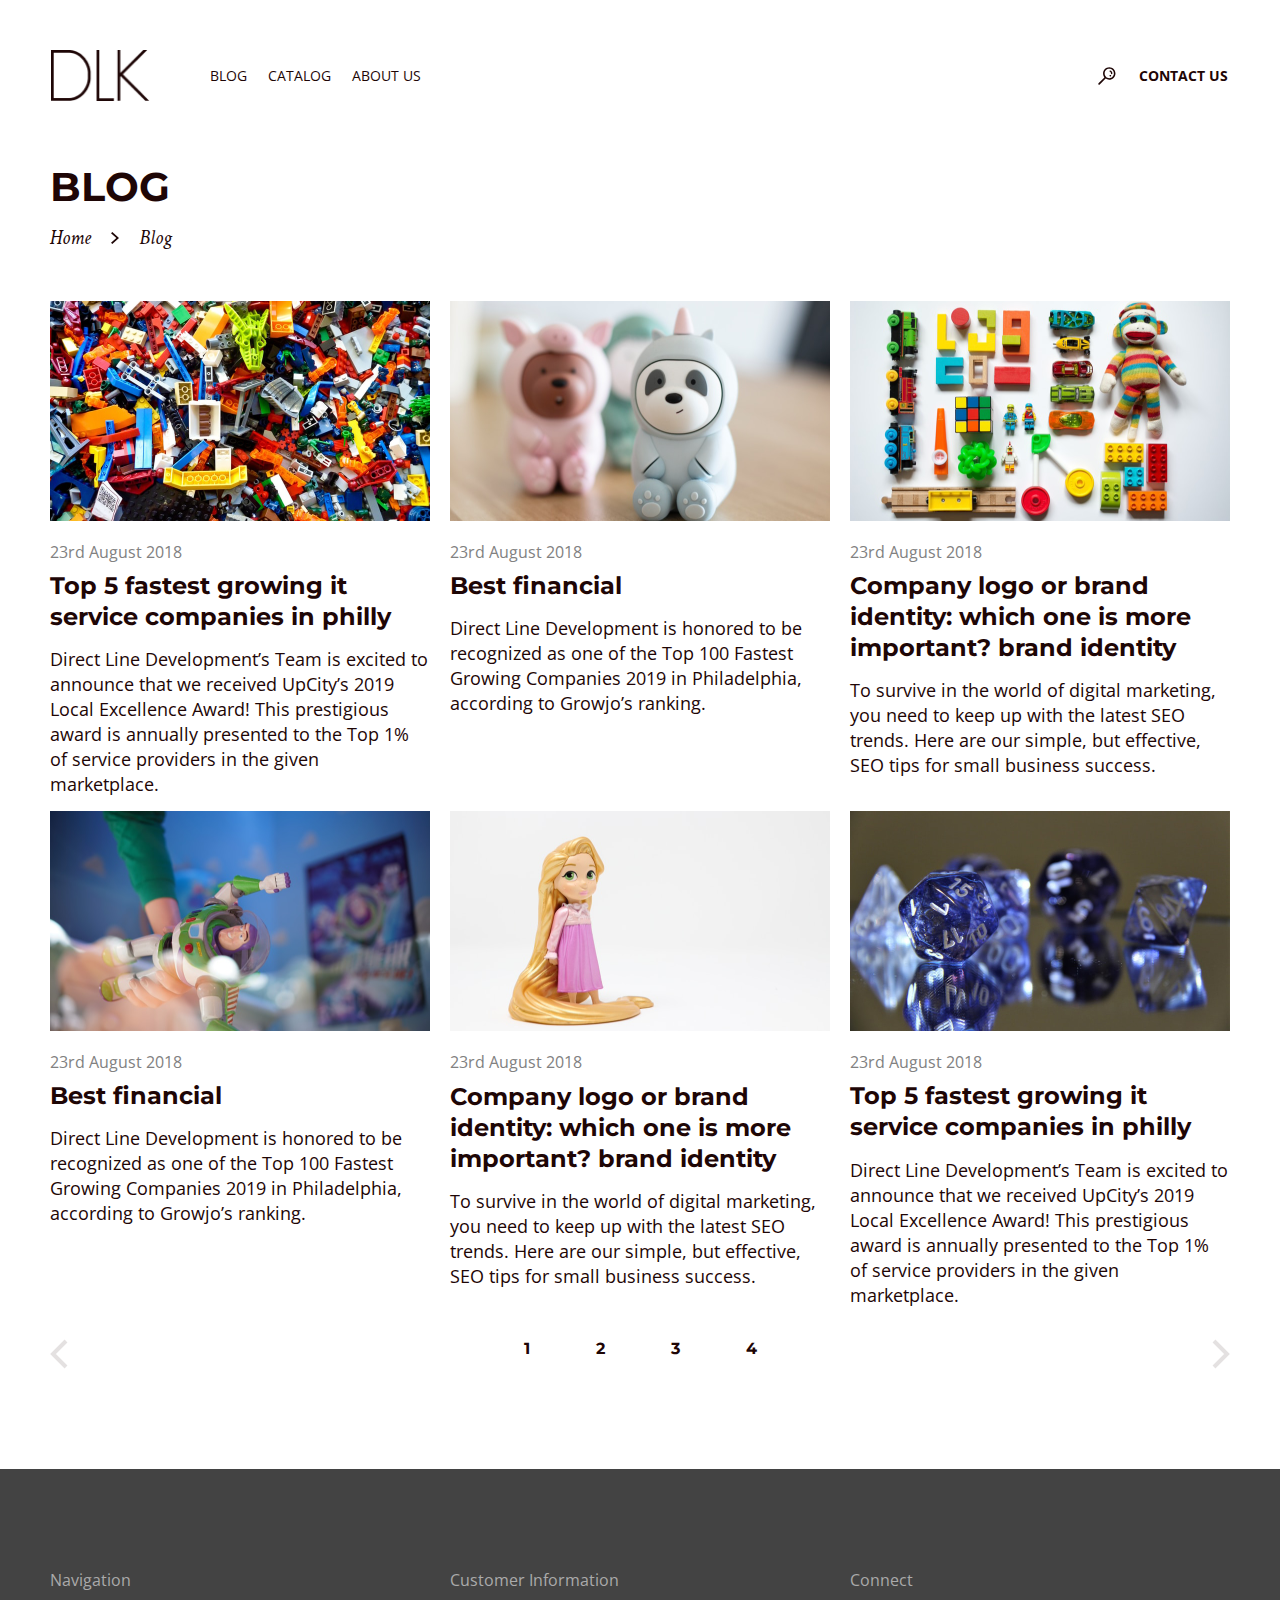
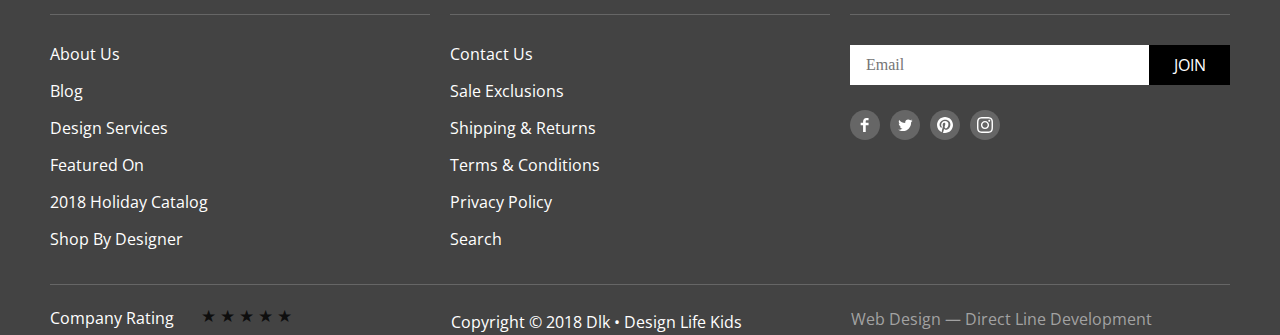
<file: html/blog.html>
<!DOCTYPE html>
<html lang="en">
    
<head>
    <meta charset="UTF-8">
    <meta http-equiv="X-UA-Compatible" content="IE=edge">
    <meta name="viewport" content="width=device-width, initial-scale=1.0">
    <link rel="preconnect" href="https://fonts.googleapis.com">
    <link rel="preconnect" href="https://fonts.gstatic.com" crossorigin>
    <link href="https://fonts.googleapis.com/css2?family=Archivo:wght@700&family=Crimson+Text:ital,wght@1,700&family=Lato:wght@700&family=Montserrat:wght@200;300;600;700&family=Open+Sans:wght@400;700&family=Roboto&display=swap" rel="stylesheet">
    <link rel="stylesheet" href="/css/normalise.css">
    <link rel="stylesheet" href="/css/common.css">
    <link rel="stylesheet" href="/css/style.css">
    <link rel="stylesheet" href="/css/catalog.css">
    <link rel="stylesheet" href="/css/toys.css">
    <link rel="stylesheet" href="/css/blog.css">
    <title>Blog</title>
</head>
<body>
    <header class="header">
        <div class="container header">
            <a href="#" class="header__logo">
                <div class="header__logo-img">
                    <a href="/html/index.html"><img src="/img/DLK.png" alt=""></a>
                </div>
               </a>
                <ul class="header__list">
                    <li><a href="/html/blog.html" class="header__list-item">BLOG</a></li>
                    <li><a href="/html/catalog.html" class="header__list-item">CATALOG</a></li>
                    <li><a href="/html/toys.html" class="header__list-item">ABOUT US</a></li>
                   </ul>
                <ul class="header__contact">
                    <li><img class="header__contact-img" src="/icon/search.svg" alt=""></li>
                    <li><a href="/html/contactus.html" class="header__text">CONTACT US</a></li>
                   </ul>
        </div>
    </header>
    <main>
        <section class="blog">
            <div class="container">
                <h1 class="blog__title">Blog</h1>
                    <ul class="blog__home">
                        <li class="blog__home-it">Home</li>
                        <li><img class="arrow__blog" src="/icon/arowblack.svg" alt=""></li>
                        <li class="blog__home-item">Blog</li>
                    </ul>                
            </div>
        </section>
        <section class="titles">
            <div class="container">
                <div class="titles__wrapper">
                    <ul class="des">
                        <li class="titles__des"><img class="titles__des__img" src="/img/lego.png" alt="">
                            <p class="des__date">23rd August 2018</p>
                            <h2 class="des__title">Top 5 fastest growing it service companies in philly</h2>
                            <p class="des__text">Direct Line Development’s Team is excited to announce that we received UpCity’s 2019 Local Excellence Award! This prestigious award is annually presented to the Top 1% of service providers in the given marketplace.</p></li>
                            <li class="panda"><img class="titles__panda__img" src="/img/bear.png" alt="">
                                <p class="panda__date">23rd August 2018</p>
                                <h2 class="panda__title">Best financial</h2>
                                <p class="panda__text">Direct Line Development is honored to be recognized as one of the Top 100 Fastest Growing Companies 2019 in Philadelphia, according to Growjo’s ranking.</p></li>
                            <li class="monkey"><img class="titles__monkey_img" src="/img/lego2.png" alt="">
                                <p class="monkey__date">23rd August 2018</p>
                                <h2 class="monkey__title">Company logo or brand identity: which one is more important? brand identity</h2>
                                <p class="monkey__text">To survive in the world of digital marketing, you need to keep up with the latest SEO trends. Here are our simple, but effective, SEO tips for small business success.</p></li>
                            <li class="baz"><img class="titles__monkey_img" src="/img/Lightyear.png" alt="">
                                <p class="baz__date">23rd August 2018</p>
                                <h2 class="baz__title">Best financial</h2>
                                <p class="baz__text">Direct Line Development is honored to be recognized as one of the Top 100 Fastest Growing Companies 2019 in Philadelphia, according to Growjo’s ranking.</p></li>
                            <li class="prinesse"><img class="titles__prinesse_img" src="/img/rapuncel.png" alt="">
                                <p class="prinesse__date">23rd August 2018</p>
                                <h2 class="prinesse__title">Company logo or brand identity: which one is more important? brand identity</h2>
                                <p class="prinesse__text">To survive in the world of digital marketing, you need to keep up with the latest SEO trends. Here are our simple, but effective, SEO tips for small business success.</p></li>
                            <li class="cubes"><img class="titles__cubes_img" src="/img/numbers.png" alt="">
                                <p class="cubes__date">23rd August 2018</p>
                                <h2 class="cubes__title">Top 5 fastest growing it service companies in philly</h2>
                                <p class="cubes__text">Direct Line Development’s Team is excited to announce that we received UpCity’s 2019 Local Excellence Award! This prestigious award is annually presented to the Top 1% of service providers in the given marketplace.</p></li>
                    </ul>
                </div>
            </div>
        </section>
        <div class="slider">
            <div class="container">
                <div class="slider__wrapper">
                    <img class="slider__img__left" src="/icon/arowleft.svg" alt="">
                <ul class="slider__list">
                    <li class="slider__list-item">1</li>
                    <li class="slider__list-item">2</li>
                    <li class="slider__list-item">3</li>
                    <li class="slider__list-item">4</li>
                </ul>
                <img class="slider__img__rigth" src="/icon/arowright.svg" alt="">
                </div>
            </div>
        </div>
    </main>

    <footer class="footer">
        <div class="container">
            <div class="footer__aside">
                <div class="navigation">
                    <p class="navigation__text">Navigation</p>
                    <div class="navigation__line"></div>
                        <ul class="footer__info">
                            <li class="footer__info-item">About Us</li>
                            <li class="footer__info-item">Blog</li>
                            <li class="footer__info-item">Design Services</li>
                            <li class="footer__info-item">Featured On</li>
                            <li class="footer__info-item">2018 Holiday Catalog</li>
                            <li class="footer__info-item">Shop By Designer</li>
                        </ul>
                </div>
                <div class="customer">
                    <div class="customer__text">Customer Information</div>
                    <div class="customer__line"></div>
                        <ul class="footer__customer">
                            <li class="footer__customer-item">Contact Us</li>
                            <li class="footer__customer-item">Sale Exclusions</li>
                            <li class="footer__customer-item">Shipping & Returns</li>
                            <li class="footer__customer-item">Terms & Conditions</li>
                            <li class="footer__customer-item">Privacy Policy</li>
                            <li class="footer__customer-item">Search</li>
                        </ul>
                </div>
                <div class="connect__footer">
                    <form action="#" method="POST" class="form__elements"></form>
                        <div class="connect">
                            <div class="connect__text">Connect</div>
                            <div class="connect__line"></div>
                            <div class="footer__mail">
                                <input class="footer__input" type="text" placeholder="Email">
                                <button class="footer__button">Join</button>
                            </div>
                                <ul class="footer__links">
                                    <li class="footer__img-item"><img src="/icon/Facebook.svg" alt=""></li>
                                    <li class="footer__img-item"><img src="/icon/Twitter.svg" alt=""></li>
                                    <li class="footer__img-item"><img src="/icon/Pinterest.svg" alt=""></li>
                                    <li class="footer__img-item"><img src="/icon/Instagram.svg" alt=""></li>
                                </ul>
                            </div>
                        </div>
                </div>
                <div class="line__footer"></div>
                <div class="footer__box">
                    <div class="company">
                        <p class="company__text">Company Rating</p>
                        <div class="rating-mini">
                            <div class="rating-area">
                                <input type="radio" id="star-5" name="rating" value="5">
                                <label for="star-5" title="Оценка «5»"></label>	
                                <input type="radio" id="star-4" name="rating" value="4">
                                <label for="star-4" title="Оценка «4»"></label>    
                                <input type="radio" id="star-3" name="rating" value="3">
                                <label for="star-3" title="Оценка «3»"></label>  
                                <input type="radio" id="star-2" name="rating" value="2">
                                <label for="star-2" title="Оценка «2»"></label>    
                                <input type="radio" id="star-1" name="rating" value="1">
                                <label for="star-1" title="Оценка «1»"></label>
                            </div> 
                        </div>
                    </div>
                    <div class="footer__info-text">Copyright © 2018 Dlk • Design Life Kids</div>
                    <div class="footer__web__text">Web Design — Direct Line Development</div>
                </div>
            </div>
    </footer>
</body>
</html>
</file>
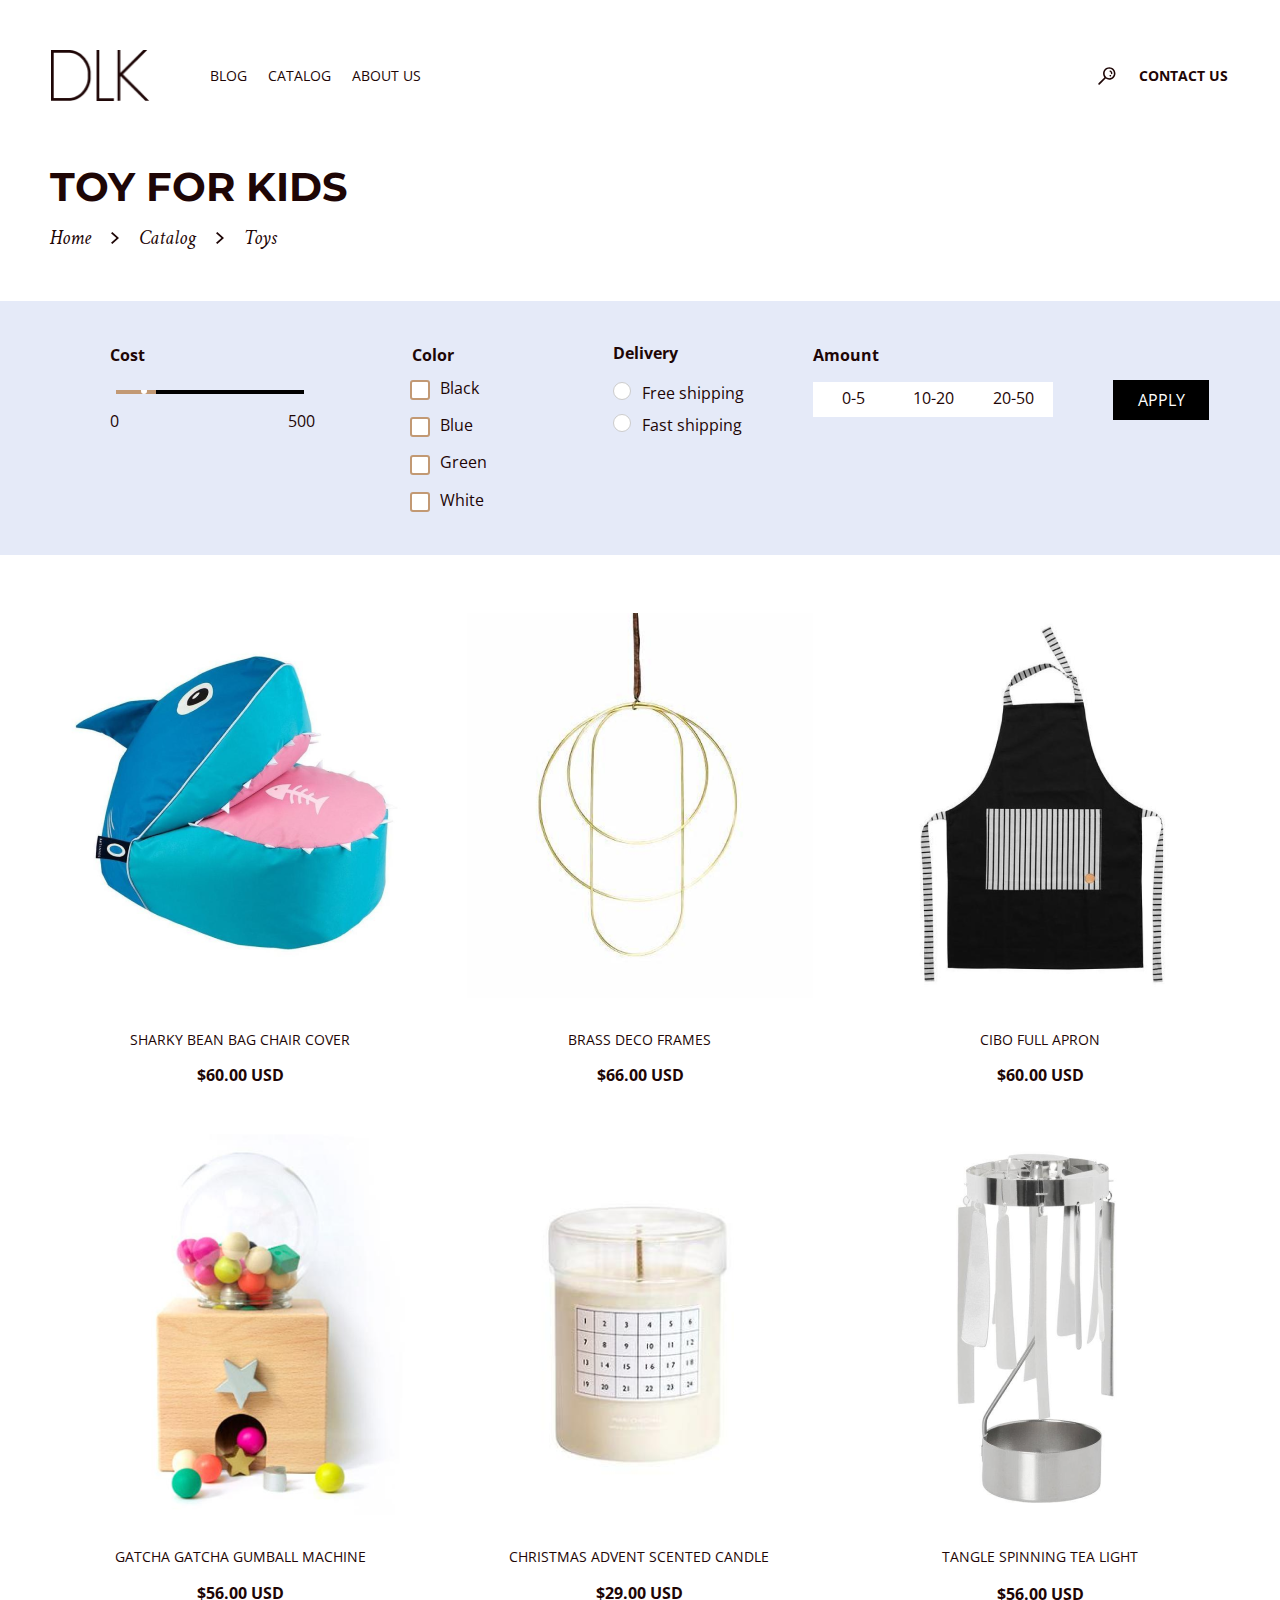
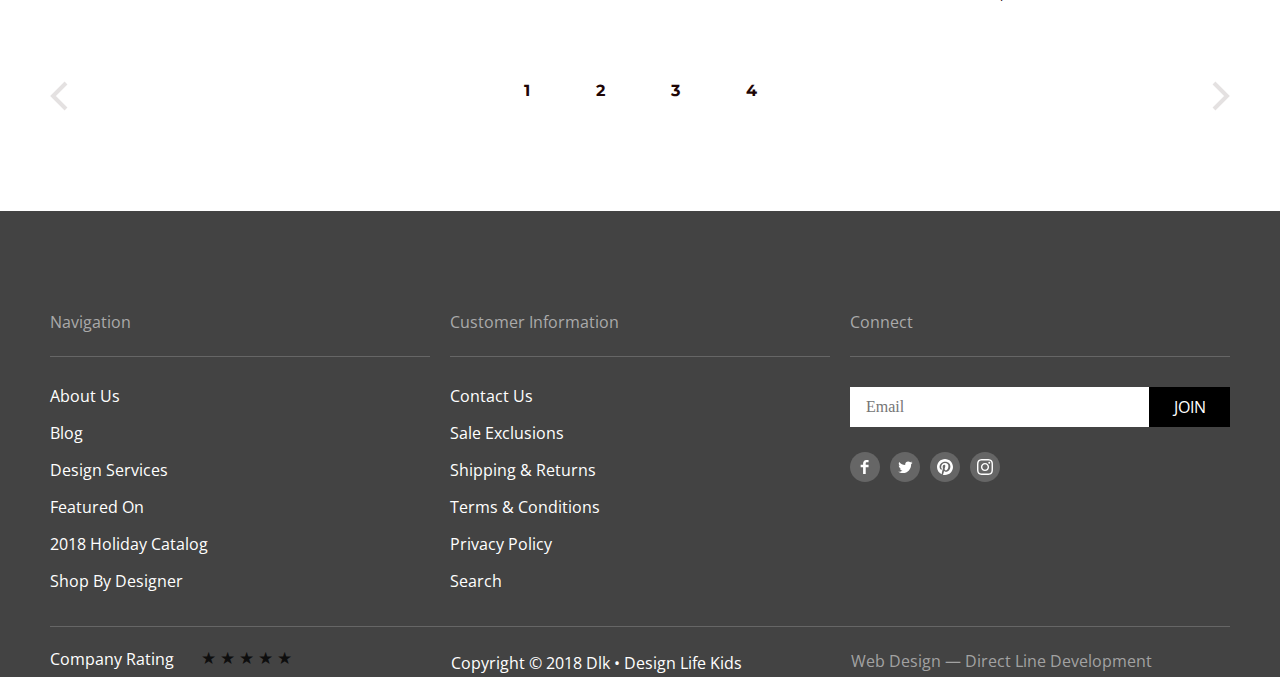
<file: html/toys.html>
<!DOCTYPE html>
<html lang="en">
    
<head>
    <meta charset="UTF-8">
    <meta http-equiv="X-UA-Compatible" content="IE=edge">
    <meta name="viewport" content="width=device-width, initial-scale=1.0">
    <link rel="preconnect" href="https://fonts.googleapis.com">
    <link rel="preconnect" href="https://fonts.gstatic.com" crossorigin>
    <link href="https://fonts.googleapis.com/css2?family=Archivo:wght@700&family=Crimson+Text:ital,wght@1,700&family=Lato:wght@700&family=Montserrat:wght@200;300;600;700&family=Open+Sans:wght@400;700&family=Roboto&display=swap" rel="stylesheet">
    <link rel="stylesheet" href="/css/normalise.css">
    <link rel="stylesheet" href="/css/common.css">
    <link rel="stylesheet" href="/css/style.css">
    <link rel="stylesheet" href="/css/catalog.css">
    <link rel="stylesheet" href="/css/toys.css">
    <link rel="stylesheet" href="/css/blog.css">
    <title>Toys</title>
</head>
<body>
    <header class="header">
        <div class="container header">
            <a href="#" class="header__logo">
                <div class="header__logo-img">
                    <a href="/html/index.html"> <img src="/img/DLK.png" alt=""></a>  
                </div>
               </a>
                <ul class="header__list">
                    <li><a href="/html/blog.html" class="header__list-item">BLOG</a></li>
                    <li><a href="/html/catalog.html" class="header__list-item">CATALOG</a></li>
                    <li><a href="/html/toys.html" class="header__list-item">ABOUT US</a></li>
                   </ul>
                <ul class="header__contact">
                    <li><img class="header__contact-img" src="/icon/search.svg" alt=""></li>
                    <li><a href="/html/contactus.html" class="header__text">CONTACT US</a></li>
                   </ul>
        </div>
    </header>
<main>
    <section class="toy">
        <div class="container">
            <h1 class="toy__title">Toy for kids</h1>
                <ul class="toy__home">
                    <li class="toy__home-item">Home</li>
                    <li><img class="arrow__home" src="/icon/arowblack.svg" alt=""></li>
                    <li class="toy__home-it">Catalog</li>
                    <li><img class="arrow__home" src="/icon/arowblack.svg" alt=""></li>
                    <li class="toy__home-ite">Toys</li>
                </ul>                
        </div>
    </section>
    <section class="filters">
        <div class="container">
            <div class="filters__navigations">
                <div class="cost">
                    <h2 class="filter__cost">Cost</h2>
                    <input class="range__input" type="range" min="0" max="500" value="50" name="range" step="1">
                    <div class="cost__items">
                        <p class="cost__item">0</p>
                        <p class="cost__item">500</p>
                    </div>
                </div>
                <div class="colouring">
                    <p class="colouring__text">Color</p>
                    <input type="checkbox" id="black" name="color">
                      <label class="colouring__item" for="black"><span class="checkmark">Black</span></label>
                      <input type="checkbox" id="blue" name="color">
                      <label class="colouring__item" for="blue"><span class="checkmark">Blue</span></label>
                      <input type="checkbox" id="green" name="color">
                      <label class="colouring__item" for="green"><span class="checkmark">Green</span></label>
                      <input type="checkbox" id="white" name="color">
                      <label class="colouring__item" for="white"><span class="checkmark">White</span></label>
                    </div>
                       <div class="filters__delivery">
                        <p class="filters__text">Delivery</p>
                        <div class="radio">
                            <input class="radio__input" name="free" type="radio" id="radio_1">
                            <label class="radio__label" for="radio_1"><span class="checkmark__radio">Free shipping</span></label>
                        </div> 
                        <div class="radio">
                            <input class="radio__input" name="free" type="radio" id="radio_2">
                            <label class="radio__label" for="radio_2"><span class="checkmark__radio">Fast shipping</span></label>
                        </div> 
                       </div>
                       <div class="amount">
                        <p class="amount__title">Amount</p>
                        <div class="amount__wrapper">
                            <div class="amount_radio">
                                <input id="radio__one" type="radio" name="radio" value="1">
                                <label for="radio__one"><span class="checkmark__amount">0-5</span></label>
                            </div>
                            <div class="amount_radio">
                                <input id="radio__two" type="radio" name="radio" value="2">
                                <label for="radio__two"><span class="checkmark__amount">10-20</span></label>
                            </div>
                            <div class="amount_radio">
                                <input id="radio__three" type="radio" name="radio" value="3">
                                <label for="radio__three"><span class="checkmark__amount">20-50</span></label>
                            </div>
                        </div>
                       </div>
                       <button type="submit" class="button amount__button amount__button--style">Apply</button>
            </div>
        </div>
    </section>
    <section class="catalog">
        <div class="container">
            <div class="catalog__wrap">
                <div class="catalog__shark">
                    <img src="/img/shark.png" alt="">
                    <h3 class="catalog__name__shark">SHARKY BEAN BAG CHAIR COVER</h3>
                    <p class="price__shark">$60.00 USD</p>
                </div>
                <div class="catalog__brass">
                    <img src="/img/ozirelye.png" alt="">
                    <p class="catalog__name__brass">BRASS DECO FRAMES</p>
                    <p class="price__brass">$66.00 USD</p>
                </div>
            <div class="catalog__cibo">
                <img src="/img/kitchen.png" alt="">
                <p class="catalog__name__cibo">CIBO FULL APRON</p>
                <p class="price__cibo">$60.00 USD</p>
            </div>
            <div class="catalog__machine">
                <img src="/img/figurky.png" alt="">
                <p class="catalog__name__machine">GATCHA GATCHA GUMBALL MACHINE</p>
                <p class="price__machine">$56.00 USD</p>
            </div>
            <div class="catalog__candle">
                <img src="/img/milkshake.png" alt="">
                <p class="catalog__name__candle">CHRISTMAS ADVENT SCENTED CANDLE</p>
                <p class="price__candle">$29.00 USD</p>
            </div>
            <div class="catalog__tangle">
                <img src="/img/tea_light.png" alt="">
                <p class="catalog__name__tangle">TANGLE SPINNING TEA LIGHT</p>
                <p class="price__tangle">$56.00 USD</p>
            </div>
            </div>
    </div>
    </section>
    <div class="slider">
        <div class="container">
            <div class="slider__wrapper">
                <img class="slider__img__left" src="/icon/arowleft.svg" alt="">
            <ul class="slider__list">
                <li class="slider__list-item">1</li>
                <li class="slider__list-item">2</li>
                <li class="slider__list-item">3</li>
                <li class="slider__list-item">4</li>
            </ul>
            <img class="slider__img__rigth" src="/icon/arowright.svg" alt="">
            </div>
        </div>
    </div>
</main>
<footer class="footer">
    <div class="container">
        <div class="footer__aside">
            <div class="navigation">
                <p class="navigation__text">Navigation</p>
                <div class="navigation__line"></div>
                    <ul class="footer__info">
                        <li class="footer__info-item">About Us</li>
                        <li class="footer__info-item">Blog</li>
                        <li class="footer__info-item">Design Services</li>
                        <li class="footer__info-item">Featured On</li>
                        <li class="footer__info-item">2018 Holiday Catalog</li>
                        <li class="footer__info-item">Shop By Designer</li>
                    </ul>
            </div>
            <div class="customer">
                <div class="customer__text">Customer Information</div>
                <div class="customer__line"></div>
                    <ul class="footer__customer">
                        <li class="footer__customer-item">Contact Us</li>
                        <li class="footer__customer-item">Sale Exclusions</li>
                        <li class="footer__customer-item">Shipping & Returns</li>
                        <li class="footer__customer-item">Terms & Conditions</li>
                        <li class="footer__customer-item">Privacy Policy</li>
                        <li class="footer__customer-item">Search</li>
                    </ul>
            </div>
            <div class="connect__footer">
                <form action="#" method="POST" class="form__elements"></form>
                    <div class="connect">
                        <div class="connect__text">Connect</div>
                        <div class="connect__line"></div>
                        <div class="footer__mail">
                            <input class="footer__input" type="text" placeholder="Email">
                            <button class="footer__button">Join</button>
                        </div>
                            <ul class="footer__links">
                                <li class="footer__img-item"><img src="/icon/Facebook.svg" alt=""></li>
                                <li class="footer__img-item"><img src="/icon/Twitter.svg" alt=""></li>
                                <li class="footer__img-item"><img src="/icon/Pinterest.svg" alt=""></li>
                                <li class="footer__img-item"><img src="/icon/Instagram.svg" alt=""></li>
                            </ul>
                        </div>
                    </div>
            </div>
            <div class="line__footer"></div>
            <div class="footer__box">
                <div class="company">
                    <p class="company__text">Company Rating</p>
                    <div class="rating-mini">
                        <div class="rating-area">
                            <input type="radio" id="star-5" name="rating" value="5">
                            <label for="star-5" title="Оценка «5»"></label>	
                            <input type="radio" id="star-4" name="rating" value="4">
                            <label for="star-4" title="Оценка «4»"></label>    
                            <input type="radio" id="star-3" name="rating" value="3">
                            <label for="star-3" title="Оценка «3»"></label>  
                            <input type="radio" id="star-2" name="rating" value="2">
                            <label for="star-2" title="Оценка «2»"></label>    
                            <input type="radio" id="star-1" name="rating" value="1">
                            <label for="star-1" title="Оценка «1»"></label>
                        </div> 
                    </div>
                </div>
                <div class="footer__info-text">Copyright © 2018 Dlk • Design Life Kids</div>
                <div class="footer__web__text">Web Design — Direct Line Development</div>
            </div>
        </div>
</footer>
</body>
</html>
</file>
<file: css/common.css>
* {
    box-sizing: border-box;
    margin: 0;
    padding: 0;
}

.header {
    display: flex;
    align-items: center;
    margin-top: 50px;
    margin-bottom: 40px;
}

.header__list {
    display: flex;
    margin-right: auto;
    font-family: 'Open Sans';
    font-style: normal;
    font-weight: 400;
    font-size: 14px;
    line-height: 19px;
}

.header__contact {
    display: flex;
    align-items: center;
}

.header__text {
    font-family: 'Open Sans';
    font-style: normal;
    font-weight: 700;
    font-size: 14px;
    line-height: 19px;
    margin-right: 2px;
}

.header__text:hover {
    opacity: 0.3;
}

.header__text:active {
    opacity: 0.2;
}

.header__list-item {
    margin-right: 21px;
    align-items: center;
}

.header__list-item:hover {
    opacity: 0.3;
}

.header__list-item:active {
    opacity: 0.2;
}

.header__list-item:nth-child(2) {
    margin-left: 9px;
    align-items: center;
}

.header__logo-img {
    width: 100.08px;
    height: 52px;
    margin-right: 60px;
}

.header__logo-img:hover {
    opacity: 0.3;
}

.header__logo-img:active {
    opacity: 0.2;
}



.header__contact-img {
    padding-right: 23.4px;
}

.header__contact-img:hover {
    opacity: 0.3;
}

.header__contact-img:active {
    opacity: 0.2;
}

img {
    display: block; 
    max-width: 100%;
}

a {
    text-decoration: none; 
    color: #1E0606;
}

.container {
    width: 1180px;
    margin: 0 auto;
}

li {
    list-style-type: none;
    margin: 0;
    padding: 0;
}


.button__btn {
    display: block;
    font-family: 'Open Sans';
    text-transform: uppercase;
    border: none;
    width: 163px;
    height: 40px;
    color: #FFFFFF;
    background: #000000;
    text-align: center;
    padding: 9px;
    cursor: pointer;
    margin-left: 44px;

}
</file>
<file: css/style.css>
.banner {
    margin-top: 40px;
    margin: 0 auto;
    width: 1180px;
    height: 372px;
    position: relative;
    background: #EEE4DB;
    margin-top: 129px;
}

.banner__wr {
    display: flex;
    flex-direction: column;
    font-family: 'Montserrat';
    font-style: normal;
    font-weight: 200;
    font-size: 60px;
    line-height: 73px;
    color: rgba(30, 6, 6, 0.05);
    margin-top: 17px;
    margin-left: 28px;
}

.handle {
    display: flex;
    flex-direction: column;
    padding-left: 2px;
}

.handle__item {
    width: 30px;
    height: 3px;
    background: #D6CAC2;
    margin-top: 11px;
}

.handle__item:hover {
    background: #725F5B;
}


.bunner__collection {
    font-family: 'Montserrat';
    font-style: normal;
    font-weight: 700;
    font-size: 40px;
    line-height: 110%;
    width: 307px;
    margin-left: 45px;
    margin-top: 89px;
    margin-bottom: 19px;
}

.banner__img {
    position: absolute;
    left: 448px;
    top: -115px;
}


.designed__text {
    font-family: 'Crimson Text';
    font-style: italic;
    font-weight: 400;
    font-size: 20px;
    line-height: 26px;
    margin-left: 44px;
    padding-bottom: 20px;
}

.banner__wrap {
    display: flex;
}

.banner__full {
    display: flex;
    flex-direction: column; 
}



.button__btn:hover {
    background: #C29974;
    color: #FFFFFF; 
    transition: 0.3s linear ;
}

.banner__title {
    font-family: 'Open Sans';
    font-style: normal;
    font-weight: 700;
    font-size: 12px;
    line-height: 16px;
    text-align: center;
    align-items: center;
    background: #C29974;
    padding: 11px;
    color: #FFFFFF; 
}

/**************************************************************************************** Каталог */


.catalog__title {
    font-family: 'Montserrat';
    font-style: normal;
    font-weight: 700;
    font-size: 38px;
    line-height: 46px;
    margin-top: 90px;
    margin-bottom: 30px;
}

.catalog__products {
    display: flex;
    justify-content: center;
    align-items: center;
}

.catalog__kids {
    display: flex;
    align-items: center;
    justify-content: center;
    position: relative;
    background: #DBE4DB;
    margin-right: 20px; 
    width: 280px;   
    height: 270px;
}

.kids__text {
    font-family: 'Montserrat';
    font-style: normal;
    font-weight: 700;
    font-size: 26px;
    line-height: 32px;
    text-align: center;
    text-transform: uppercase;
    position: absolute;
    width: 155px;
    color: #FFFFFF; 
}

.catalog__shop {
    display: flex;
    align-items: center;
    justify-content: center;
    position: relative;
    background: #EADDD3;
    margin-right: 20px; 
    width: 280px;   
    height: 270px;
}

.shop__text {
    font-family: 'Montserrat';
    font-style: normal;
    font-weight: 700;
    font-size: 26px;
    line-height: 32px;
    text-align: center;
    text-transform: uppercase;
    position: absolute;
    width: 155px;
    color: #FFFFFF;
}

.catalog__toys {
    display: flex;
    align-items: center;
    justify-content: center;
    position: relative;
    background: #F8F2DA;
    margin-right: 20px; 
    width: 280px;   
    height: 270px;
    margin-right: 20px;
}

.toys__text {
    font-family: 'Montserrat';
    font-style: normal;
    font-weight: 700;
    font-size: 26px;
    line-height: 32px;
    text-align: center;
    text-transform: uppercase;
    position: absolute;
    width: 155px;
    color: #FFFFFF;
}

.catalog__accessories {
    display: flex;
    align-items: center;
    justify-content: center;
    position: relative;
    background: #D5D4E1;
    margin-right: 20px; 
    width: 280px;   
    height: 270px;
    margin-right: -9px;
}

.accessories__text {
    font-family: 'Montserrat';
    font-style: normal;
    font-weight: 700;
    font-size: 26px;
    line-height: 32px;
    text-align: center;
    text-transform: uppercase;
    position: absolute;
    width: 155px;
    color: #FFFFFF;
    margin-right: 40px;
}

.arrows {
    display: flex;
    margin-top: 30px;
}

.catalog__slider {
    display: flex;
    flex-direction: row;
}

.button__slider__left {
    display: flex;
    align-items: center;
    justify-content: center;
    position: absolute;
    background: #D5D4E1;
    width: 37px;
    height: 37px;
    background: rgba(112, 187, 220, 0.2);
    border: none;
    margin-left: 42px;
}

.slider__left {
    position: relative;
    padding: 5px 10px;  
}

.button__slider__right {
    display: flex;
    align-items: center;
    justify-content: center;
    position: absolute;
    background: #D5D4E1;
    width: 37px;
    height: 37px;
    background: rgba(112, 187, 220, 0.2);
    border: none;
}

.slider__right {
    position: relative;
    padding: 5px 10px;  
}

.slider__text {
    font-family: 'Open Sans';
    font-style: normal;
    font-weight: 400;
    font-size: 16px;
    line-height: 22px;
    color: #1E0606;
    width: 580px;
    height: 44px;
    margin-left: 20px;
}



/******************************************************************* Деливери женщина ************************************************************************************************/

.delivery {
    margin-top: 90px;
}

.delivery__img {
    padding-right: 121px;
    width: 550px;
    height: 559px;
}

.delivery__text {
    font-family: 'Montserrat';
    font-style: normal;
    font-weight: 700;
    font-size: 38px;
    line-height: 46px;
    text-transform: uppercase;
    margin-bottom: 6px;
}

.delivery__list__item-del {
    display: flex;
    align-items: center;
    justify-content: center;
    font-family: 'Crimson Text';
    font-style: italic;
    font-weight: 700;
    font-size: 26px;
    line-height: 34px;
    color: #1E0606;
    padding-right: 119px
}

.delivery__style {
    position: relative;
    width: 326px;
    height: 55px;
    background: rgba(112, 187, 220, 0.2);
    margin-left: -61px;
    margin-bottom: 11px;
}

.delivery__list__item-gua {
    font-family: 'Crimson Text';
    font-style: italic;
    font-weight: 400;
    font-size: 26px;
    line-height: 34px;
    color: #1E0606;
    margin-bottom: 22px;
}

.delivery__list__item-cre {
    font-family: 'Crimson Text';
    font-style: italic;
    font-weight: 400;
    font-size: 26px;
    line-height: 34px;
    color: #1E0606;
    margin-bottom: 30px;
}

.delivery__title {
    font-family: 'Open Sans';
    font-style: normal;
    font-weight: 400;
    font-size: 16px;
    line-height: 22px;
    color: #1E0606;
    width: 480px;
    height: 66px;
    margin-bottom: 15px;
}

.delivery__title-second {
    font-family: 'Open Sans';
    font-style: normal;
    font-weight: 400;
    font-size: 16px;
    line-height: 22px;
    color: #1E0606;
    width: 480px;
    height: 88px;
    margin-bottom: 26px;
}


.delivery__info {
    display: flex;
}

.delivery__more {
    display: flex;
    flex-direction: column;
    width: 540px;
    height: 472px;
    margin-top: 30px;
}

.button__delivery {
    display: block;
    font-family: 'Open Sans';
    text-transform: uppercase;
    border: none;
    width: 149px;
    height: 40px;
    color: #FFFFFF;
    background: #000000;
    text-align: center;
    padding: 9px;
    cursor: pointer;
}

/* Брэнды */

.brands__flex {
    display: flex;
    justify-content: space-around;
    align-items: center;
    margin-top: 90px;
}

.mail {
    margin-right: 127px;
}

.apple {
    margin-right: 127px;
}

.eltex {
    margin-right: 127px;
}

/****************************************************************************************************** Информация и карта  */

.info {
    display: flex;
    margin-top: 118px;
}

.information {
    display: flex;
    margin-bottom: 157px;
}

.info__text {
    font-family: 'Montserrat';
    font-style: normal;
    font-weight: 700;
    font-size: 38px;
    line-height: 46px;
    text-transform: uppercase;
    color: #1E0606;
    position: absolute;
    left: 32px;
    bottom: 207px;
}

.info__design {
    font-family: 'Crimson Text';
    font-style: italic;
    font-weight: 400;
    font-size: 26px;
    line-height: 34px;
    color: #1E0606;
    margin-bottom: 10px;
    padding-top: 32px;
    padding-left: 33px;
}

.information__design {
    position: relative;
    background: #E1F0F7;
    width: 543px;
}

.info__title {
    font-family: 'Open Sans';
    font-style: normal;
    font-weight: 400;
    font-size: 16px;
    line-height: 22px;
    color: #1E0606;
    width: 483px;
    height: 67px;
    margin-bottom: 20px;
    margin-left: 33px;
}


.button__info {
    display: block;
    font-family: 'Open Sans';
    text-transform: uppercase;
    border: none;
    width: 123px;
    height: 40px;
    color: #FFFFFF;
    background: #000000;
    text-align: center;
    padding: 9px;
    cursor: pointer;
    margin-left: 33px;
}

.contacts__more {
    display: flex;
    flex-direction: column;
    width: 543px;
    height: 209px;
}

.info__contacts {
    display: flex;
    flex-direction: column;
    position: relative;
    margin-left: 57px;
    background: #E1F0F7;

}

.contact__text {
    position: absolute;
    font-family: 'Montserrat';
    font-style: normal;
    font-weight: 700;
    font-size: 38px;
    line-height: 46px;
    text-transform: uppercase;
    color: #1E0606;
    bottom: 207px;
    left: 32px;
}

.contacts__title {
    font-family: 'Open Sans';
    font-style: normal;
    font-weight: 400;
    font-size: 16px;
    line-height: 22px;
    color: #1E0606;
    width: 483px;
    height: 66px;
    margin-top: 38px;
    margin-bottom: 30px;
    margin-left: 35px;
}

.map {
    padding-left: 33px;
}

/*********************************************************************************************************** футер */

.footer {
    display: flex;
    align-items: center;
    margin-top: 100px;
    background: #434343;
}


.navigation {
    display: flex;
    flex-direction: column;
    margin-right: 20px;
    margin-top: 100px;
}

.navigation__text {
    font-family: 'Open Sans';
    font-style: normal;
    font-weight: 400;
    font-size: 16px;
    line-height: 22px;
    color: #AAAAAA;
    margin-bottom: 23px;
}

.navigation__text:hover {
    opacity: 0.3;
}

.navigation__text:active {
    opacity: 0.2;
}


.navigation__line {
    width: 380px;
    height: 1px;
    background: #666666;
}

.footer__info {
    font-family: 'Open Sans';
    font-style: normal;
    font-weight: 400;
    font-size: 16px;
    line-height: 22px;
    margin-top: 28px;
    color: #FFFFFF;
}

.footer__info-item {
    padding-bottom: 15px;
}

.footer__info-item:hover {
    opacity: 0.3;
}

.footer__info-item:active {
    opacity: 0.2;
}


.customer {
    display: flex;
    flex-direction: column;
    margin-top: 100px;
}

.customer__line {
    width: 380px;
    height: 1px;
    background: #666666;
    margin-right: 20px;
}

.footer__customer {
    font-family: 'Open Sans';
    font-style: normal;
    font-weight: 400;
    font-size: 16px;
    line-height: 22px;
    margin-top: 28px;
    color: #FFFFFF;
}

.footer__aside {
    display: flex;
}

.footer__customer-item {
    padding-bottom: 15px;
}

.footer__customer-item:hover {
    opacity: 0.3;
}

.footer__customer-item:active {
    opacity: 0.2;
}

.customer__text {
    font-family: 'Open Sans';
    font-style: normal;
    font-weight: 400;
    font-size: 16px;
    line-height: 22px;
    color: #AAAAAA;
    margin-bottom: 23px;
}

.customer__text:hover {
    opacity: 0.3;
}

.customer__text:active {
    opacity: 0.2;
}

.connect {
    display: flex;
    flex-direction: column;
}

.connect__text {
    font-family: 'Open Sans';
    font-style: normal;
    font-weight: 400;
    font-size: 16px;
    line-height: 22px;
    color: #AAAAAA;
    margin-bottom: 23px;
}

.connect__text:hover {
    opacity: 0.3;
}

.connect__text:active {
    opacity: 0.2;
}

.connect__line {
    width: 380px;
    height: 1px;
    background: #666666;
    margin-bottom: 25px;
}

.connect__footer {
    margin-right: 20px;
    margin-top: 100px;
}

.footer__mail {
    display: flex;
    margin-bottom: 25px;
    margin-top: 5px;
}


.footer__input {
    padding: 10px 18px 10px 16px;;
    width: 299px;
    border: none;
}


.footer__links {
    display: flex;
}

.footer__img-item {
    padding-right: 10px;
}

.footer__img-item:hover {
    opacity: 0.3;
}

.footer__img-item:active {
    opacity: 0.2;
}


.line__footer {
    width: 1180px;
    height: 1px;
    background: #666666;
    margin-bottom: 23px;
    margin-top: 19px;
}

.footer__box {
    display: flex;
}

.footer__button {
    display: block;
    font-family: 'Open Sans';
    text-transform: uppercase;
    border: none;
    width: 81px;
    height: 40px;
    color: #FFFFFF;
    background: #000000;
    text-align: center;
    padding: 9px;
    cursor: pointer;
}

.company {
    display: flex;
    align-items: center;
    justify-content: center;
    margin-top: -8px;
}

.company__text {
    font-family: 'Open Sans';
    font-style: normal;
    font-weight: 400;
    font-size: 16px;
    line-height: 22px;
    margin-right: 25px;
    color: #FFFFFF;
}


.footer__info-text {
    font-family: 'Open Sans';
    font-style: normal;
    font-weight: 400;
    font-size: 16px;
    line-height: 22px;
    display: flex;
    align-items: center;
    margin-right: 109px;
    color: #FFFFFF;
}

.footer__web__text {
    font-family: 'Open Sans';
    font-style: normal;
    font-weight: 400;
    font-size: 16px;
    line-height: 22px;
    color: #A2A2A2;
}

/*************************************************************************************************** РЕЙТИНГ */
        /* Rating */

        .rating {
            margin: 0 0 1em 0;
            padding: 0;
            border: none;
        }

        /* Caption */

        .rating__caption {
            margin-bottom: 0.5em;
            padding: 0;
        }

        /* Group */

        .rating__group {
            position: relative;
            width: 95px;
            height: 13px;
            background-image: url('../icon/staroff.svg');
            background-size: 2em 1.9em;
            background-repeat: repeat-x;
        }

        /* Input */

        .rating__input {
            position: absolute;
            width: 1px;
            height: 1px;
            overflow: hidden;
            clip: rect(0 0 0 0);
        }

        .rating__input:focus ~ .rating__focus {
            position: absolute;
            top: 0;
            right: 0;
            bottom: 0;
            left: 0;
            z-index: -1;
            outline: 0.2em solid #4a90e2;
            outline-offset: 0.2em;
        }

        /* Star */

        .rating__star {
            position: absolute;
            top: 0;
            left: 0;
            margin: 0;
            height: 2em;
            background-size: 2em 1.9em;
            background-repeat: repeat-x;
        }

        .rating__star:hover,
        .rating__input:checked + .rating__star {
            background-image: url('../icon/staron.svg');
        }

        .rating__star:hover ~ .rating__star {
            background-image: url('../icon/staroff.svg');
        }

        /* Options */

        .rating__star:nth-of-type(1) {
            z-index: 5;
            width: 2em;
        }

        .rating__star:nth-of-type(2) {
            z-index: 4;
            width: 4em;
        }

        .rating__star:nth-of-type(3) {
            z-index: 3;
            width: 6em;
        }

        .rating__star:nth-of-type(4) {
            z-index: 2;
            width: 8em;
        }

        .rating__star:nth-of-type(5) {
            z-index: 1;
            width: 10em;
        }
/* popup */

.section__form {
    background: rgba(125, 151, 218, 0.8);
   }
   
   .container__form {
    display: flex;
    justify-content: center;
   }
   
   .popup__form {
    display: none;
    position: absolute;
    top: 20%;
    left: 30%;
    width: 680px;
    padding: 40px 42px;
    background: #E5EAF8;
   }

   .open {
    display: block;
   }

   .popup-close {
    width: 35px;
    height: 35px;
    left: 700px;
    top: 0px;
    position: absolute;
    background: none;
    border: none;
    background-image: url(/img/close.png);
    background-repeat: no-repeat;
}

  /* .popup-close{
    width: 35px;
    height: 35px;
    left: 700px;
    top: 0px;
    position: absolute;
    background: none;
    border: none;
    background-image:url('/img/closse.jpg') ;
    background-repeat: no-repeat;
   }  */

   label {
    font-family: 'Open Sans';
    font-style: normal;
    font-weight: 400;
    font-size: 14px;
    line-height: 19px;
    
    /* Black */
    
    color: #1E0606;
   
    margin-bottom: 3px;
   }
   

   .name, .tel, .email, .mess {
    display: flex;
    flex-direction: column;
    margin-bottom: 20px;
    width: 100%;
   }

   .input-name {
    padding-top: 14px;
    padding-bottom: 11px;
   }
   
   .tel-email {
    display: flex;
    justify-content: space-between;
   }
   
   .tel {
    margin-right: 10px;
   }
   
   .email {
    margin-left: 10px;
   }
   
   .textarea-mess {
    height: 150px;
    font-family: 'Open Sans';
    font-style: normal;
    font-weight: 400;
    font-size: 18px;
    line-height: 25px;
    color: #1E0606;
   
    padding: 14px 0 11px 20px;
   }
   
   .check {
    margin-bottom: 15px;
   }

   
   .input__check {
    margin-right: 15px;
    border: 2px solid #C29974;
    border-radius: 3px;
   }
   
   .label-check {
    font-family: 'Open Sans';
    font-style: normal;
    font-weight: 400;
    font-size: 14px;
    line-height: 19px;
    color: #1E0606;
   }
   
   .button__form {
    background: #C1C1C1;
    display: block;
    font-family: 'Open Sans';
    text-transform: uppercase;
    border: none;
    color: #FFFFFF;
    text-align: center;
    padding: 9px 22px;
    cursor: pointer;
   }
   
   
   .button-close {
    background: rgba(125, 151, 218, 0.0);
    background-image: url('/icon/closex.svg');
    background-repeat: no-repeat;
    background-size: cover;
    border: none;
    width: 15px;
    height: 15px;
    margin-left: 10px;
   }
</file>
<file: css/catalog.css>
.category__title {
    font-family: 'Montserrat';
    font-style: normal;
    font-weight: 700;
    font-size: 40px;
    line-height: 49px;
    text-transform: uppercase;
    color: #1E0606;
    margin-top: 60px;
}

.category__home {
    display: flex;
    align-items: center;
    margin-top: -13px;
}

.category__home-item {
    font-family: 'Crimson Text';
    font-style: italic;
    font-weight: 400;
    font-size: 20px;
    line-height: 26px;
    color: #1E0606;
    margin-right: 20px;
}

.arrow__home {
    margin-right: 20px;
}

.category__home-it {
    font-family: 'Crimson Text';
    font-style: italic;
    font-weight: 400;
    font-size: 20px;
    line-height: 26px;
    color: #1E0606;
    text-transform: capitalize;
}

.category__home-it:hover {
    opacity: 0.5;
}

/*********************************************************************************************KATAKLOG */


.catalog__product {
    display: flex;
    flex-wrap: wrap;
    margin-top: 48px;
}

.catalog__accessories {
    display: flex;
    flex-wrap: wrap;
}

.catalog__kid {
    display: flex;
    align-items: center;
    justify-content: center;
    position: relative;
    background: #DBE4DB;
    margin-right: 20px; 
    width: 280px;   
    height: 270px;
}

.kid__text {
    font-family: 'Montserrat';
    font-style: normal;
    font-weight: 700;
    font-size: 26px;
    line-height: 32px;
    text-align: center;
    text-transform: uppercase;
    position: absolute;
    width: 155px;
    color: #FFFFFF; 
}

.catalog__sh {
    display: flex;
    align-items: center;
    justify-content: center;
    position: relative;
    background: #EADDD3;
    margin-right: 20px; 
    width: 280px;   
    height: 270px;
}

.sh__text {
    font-family: 'Montserrat';
    font-style: normal;
    font-weight: 700;
    font-size: 26px;
    line-height: 32px;
    text-align: center;
    text-transform: uppercase;
    position: absolute;
    width: 155px;
    color: #FFFFFF;
}

.catalog__toy {
    display: flex;
    align-items: center;
    justify-content: center;
    position: relative;
    background: #F8F2DA;
    margin-right: 20px;
    width: 280px;
    height: 270px;
    margin-right: 62px;
}

.toy__text {
    font-family: 'Montserrat';
    font-style: normal;
    font-weight: 700;
    font-size: 26px;
    line-height: 32px;
    text-align: center;
    text-transform: uppercase;
    position: absolute;
    width: 155px;
    color: #FFFFFF;
}

.catalog__access {
    display: flex;
    align-items: center;
    justify-content: center;
    position: relative;
    background: #D5D4E1;
    margin-right: 20px;
    width: 280px;
    height: 270px;
    margin-top: 25px;
    margin-left: 202px;
}

.access__text {
    font-family: 'Montserrat';
    font-style: normal;
    font-weight: 700;
    font-size: 26px;
    line-height: 32px;
    text-align: center;
    text-transform: uppercase;
    position: absolute;
    width: 155px;
    color: #FFFFFF;
    margin-right: 40px;
}

.catalog__bird {
    display: flex;
    align-items: center;
    justify-content: center;
    position: relative;
    background: #F3D0DB;
    margin-right: 20px;
    width: 280px;
    height: 270px;
    margin-top: 24px;
}

.bird__text {
    font-family: 'Montserrat';
    font-style: normal;
    font-weight: 700;
    font-size: 26px;
    line-height: 32px;
    text-align: center;
    text-transform: uppercase;
    position: absolute;
    width: 155px;
    color: #FFFFFF;
}

.rabbit__text {
    font-family: 'Montserrat';
    font-style: normal;
    font-weight: 700;
    font-size: 26px;
    line-height: 32px;
    text-align: center;
    text-transform: uppercase;
    position: absolute;
    padding-right: 9px;
    width: 155px;
    color: #FFFFFF;
}


.catalog__rabbit {
    display: flex;
    align-items: center;
    justify-content: center;
    position: relative;
    background: #E5EAF8;
    margin-right: 20px;
    width: 280px;
    height: 270px;
    margin-top: 24px;
    margin-right: 20px;
}

.product__title {
    font-family: 'Montserrat';
    font-style: normal;
    font-weight: 700;
    font-size: 38px;
    line-height: 46px;
    text-transform: uppercase;
    color: #1E0606;
    margin-top: 56px;
    margin-left: 201px;
}

/****************************************************************************************** PRODUCT */

.product__text {
    font-family: 'Open Sans';
    font-style: normal;
    font-weight: 400;
    font-size: 16px;
    line-height: 22px;
    width: 680px;
    height: 44px;
    color: #1E0606;
    margin-left: 201px;
    margin-top: 24px;
}

.product__desc {
    font-family: 'Open Sans';
    font-style: normal;
    font-weight: 400;
    font-size: 16px;
    line-height: 22px;
    width: 680px;
    height: 44px;
    color: #1E0606;
    margin-left: 201px;
    margin-top: 16px;
}

.product__slogan {
    font-family: 'Open Sans';
    font-style: normal;
    font-weight: 400;
    font-size: 16px;
    line-height: 22px;
    width: 680px;
    height: 66px;
    color: #1E0606;
    margin-left: 201px;
    margin-top: 15px;
    margin-bottom: 51px;
}
</file>
<file: css/toys.css>
.toy__title {
    font-family: 'Montserrat';
    font-style: normal;
    font-weight: 700;
    font-size: 40px;
    line-height: 49px;
    text-transform: uppercase;
    color: #1E0606;
    margin-top: 60px;
}

.toy__home {
    display: flex;
    align-items: center;
    margin-bottom: 50px;
    margin-top: -13px;
}

.toy__home-item {
    font-family: 'Crimson Text';
    font-style: italic;
    font-weight: 400;
    font-size: 20px;
    line-height: 26px;
    color: #1E0606;
    margin-right: 20px;
}

.toy__home-it {
    font-family: 'Crimson Text';
    font-style: italic;
    font-weight: 400;
    font-size: 20px;
    line-height: 26px;
    color: #1E0606;
    margin-right: 20px;
}

.toy__home-ite {
    font-family: 'Crimson Text';
    font-style: italic;
    font-weight: 400;
    font-size: 20px;
    line-height: 26px;
    color: #1E0606;
}

.toy__home-ite:hover {
    opacity: 0.5;

}

/********************************************************************************************* ПОЛЗУНОК И ЧЕКБОКСЫ */

.filters {
    background: rgba(125, 151, 218, 0.2);
    width: 1400px;
    height: 254px;
    margin: 0 auto;
}

.filters__navigations {
    display: flex;
}

.cost {
    display: flex;
    flex-direction: column;
    margin-right: 94px;
    margin-top: 43px;
}


.colouring {
    display: flex;
    flex-direction: column;
    display: flex;
    flex-direction: column;
    margin-left: -166px;
    margin-top: 43px;
}


.colouring__text {
    font-family: 'Open Sans';
    font-style: normal;
    font-weight: 700;
    font-size: 16px;
    line-height: 22px;
    color: #1E0606;
}


input[type="checkbox"] {
    display: none;
}

.colouring__item {
    padding-left: 17px;
    cursor: pointer;
    padding-top: 11px;
}

.colouring__item::before {
    content: '';
    display: inline-block;
    width: 16px;
    height: 16px;
    background: #FFFFFF;
    border: 2px solid #C29974;
    border-radius: 3px;
    vertical-align: middle;
    margin-left: -19px;
    margin-right: 10px;
}

input[type="checkbox"]:checked + .colouring__item::before {
    content: '';
    text-align: center;
    align-items: center;
    justify-content: center;
    background-image: url('../img/check.svg');
    background-repeat: no-repeat;
    background-size: 90%;
    padding-left: 0.3px;
}

.checkmark {
    font-family: 'Open Sans';
    font-style: normal;
    font-weight: 400;
    font-size: 16px;
    line-height: 22px;
    color: #1E0606;
}

/******************************************************************************************************** RADIO */


.checkmark__radio {
    font-family: 'Open Sans';
    font-style: normal;
    font-weight: 400;
    font-size: 16px;
    line-height: 22px;
    color: #1E0606;
    padding-left: 2px;
}

.filters__delivery {
    margin-right: 69px;
    margin-left: 126px;
    margin-top: 41px;
}

.filters__text {
    font-family: 'Open Sans';
    font-style: normal;
    font-weight: 700;
    font-size: 16px;
    line-height: 22px;
    color: #1E0606;
    margin-bottom: 18px;
}

.radio {
    position: relative;
    margin-top: 10px;
}
.radio__input {
    -webkit-appearance: none;
    appearance: none;
    position: absolute;
}

.radio__label {
    padding-left: 27px;
    font-size: 16px;
    color: #444;
    cursor: pointer;
}

.radio__label:before {
    content: "";
    display: block;
    width: 16px;
    height: 16px;
    border: 1px solid #ccc;
    background-color: #fff;
    border-radius: 50%;

    position: absolute;
    top: 0;
    left: 0;
    z-index: 1;
    transition: border .1s linear;
}

.radio__label:after {
    content: "";
    display: block;
    width: 12px;
    height: 12px;
    background-color:  #C29974;;
    border-radius: 50%;
    opacity: 0;

    position: absolute;
    top: 3px;
    left: 3px;
    z-index: 2;
    transition: opacity .1s linear;
}

.radio__input:checked + .radio__label::before {
    border-color: #C29974;

}

.radio__input:checked + .radio__label::after {
    opacity: 1;
    
}


 
/* Checked */

input[type=range]  {
    width: 188px;
    -webkit-appearance: none;
    -moz-appearance: none;
    appearance: none;
    outline: none;
    overflow: hidden;
    height: 4px;
    margin-top: 24px;
    margin-left: 6px;
  } 

input[type=range]::-webkit-slider-runnable-track {
    height: 4px;
    background-color: #000000;
  }

.range__input::-webkit-slider-thumb {
    /* background: #C29974; */
    border: 9px solid #C29974;
    cursor: pointer;
    background: #FFFFFF;
    width: 24px;
    height: 24px;
    border-radius: 38px;
    -webkit-appearance: none;
    margin-top: -11px;
    box-shadow: -200px  0 0 200px  #C29974;
  }

input[type=range]::-moz-range-track {
      height: 4px;
      background-color: #000000;
  }


input[type=range]::-moz-range-thumb { 
    background: #ecf0f1;
    cursor: pointer;
    height: 7px;
    border-radius: 0px;
    box-shadow: -200px  0px 0px 200px   #C29974;;
    padding: 0px;
    margin: 0px;
    z-index: 0;
  }

    
.filter__cost {
    font-family: 'Open Sans';
    font-style: normal;
    font-weight: 700;
    font-size: 16px;
    line-height: 22px;
    color: #1E0606;
}

.cost__item {
    font-family: 'Open Sans';
    font-style: normal;
    font-weight: 400;
    font-size: 16px;
    line-height: 22px;
    color: #1E0606;
    padding-right: 169px;
    padding-top: 16px;
  }

.cost__items {
    display: flex;
}


.form_radio input[type=radio]:checked + label:before {
	background: url('../img/radius.svg') 0 0 no-repeat;
    background-size: 90%;
    background-position-y: 1.6px;
    background-position-x: 1.6px;
    padding-right: 1px;
    margin-left: -4px;
}


.amount {
    display: flex;
    flex-direction: column;
}

.amount__wrapper {
    display: flex;
    margin-right: 60px;
}

.amount__title {
    font-family: 'Open Sans';
    font-style: normal;
    font-weight: 700;
    font-size: 16px;
    line-height: 22px;
    color: #1E0606;
    margin-top: 43px;
}

.amount__button {
    display: block;
    font-family: 'Open Sans';
    text-transform: uppercase;
    border: none;
    width: 96px;
    height: 40px;
    color: #FFFFFF;
    background: #000000;
    text-align: center;
    padding: 9px;
    cursor: pointer;
    margin-top: 79px;
}

.checkmark__amount {
    font-family: 'Open Sans';
    font-style: normal;
    font-weight: 400;
    font-size: 16px;
    line-height: 22px;
    color: #1E0606;
}

.amount_radio input[type=radio] {
	display: none;
}

.amount_radio label {
	display: inline-block;
    cursor: pointer;
    position: relative;
    padding-left: 25px;
    margin-right: 0;
    line-height: 18px;
    user-select: none;
    width: 80px;
    height: 35px;
    background: #FFFFFF;
    margin-top: 16px;
    text-align: center;
    padding-left: 1px;
    padding-top: 5px;
}

.amount_radio label:hover {
    background: #F3D0DB;
}








/***************************************************************************************************************** CATALOG */


.catalog {
    display: flex;
    margin-top: 58px;
}

.catalog__wrap {
    display: flex;
    flex-wrap: wrap;
}

.catalog__name__shark {
    font-family: 'Open Sans';
    font-style: normal;
    font-weight: 400;
    font-size: 14px;
    line-height: 19px;
    text-align: center;
    color: #1E0606;
    margin-top: 32px;
    margin-bottom: 15px;
}

.catalog__shark {
    margin-right: 20px; 
}

.price__shark {
    font-family: 'Open Sans';
    font-style: normal;
    font-weight: 700;
    font-size: 16px;
    line-height: 22px;
    text-align: center;
    color: #1E0606;
}

.catalog__name__brass {
    font-family: 'Open Sans';
    font-style: normal;
    font-weight: 400;
    font-size: 14px;
    line-height: 19px;
    text-align: center;
    color: #1E0606;
    margin-top: 32px;
    margin-left: -2px;
    margin-bottom: 15px;
}

.catalog__brass {
}

.price__brass {
    font-family: 'Open Sans';
    font-style: normal;
    font-weight: 700;
    font-size: 16px;
    line-height: 22px;
    text-align: center;
    color: #1E0606;
}

.catalog__cibo {
    margin-left: 20px;
}

.catalog__name__cibo {
    font-family: 'Open Sans';
    font-style: normal;
    font-weight: 400;
    font-size: 14px;
    line-height: 19px;
    text-align: center;
    color: #1E0606;
    margin-top: 32px;
    margin-bottom: 15px;
}

.price__cibo {
    font-family: 'Open Sans';
    font-style: normal;
    font-weight: 700;
    font-size: 16px;
    line-height: 22px;
    text-align: center;
    color: #1E0606;
}

.catalog__machine {
    margin-top: 46px;
}

.catalog__name__machine {
    font-family: 'Open Sans';
    font-style: normal;
    font-weight: 400;
    font-size: 14px;
    line-height: 19px;
    text-align: center;
    color: #1E0606;
    margin-top: 30px;
}

.price__machine {
    font-family: 'Open Sans';
    font-style: normal;
    font-weight: 700;
    font-size: 16px;
    line-height: 22px;
    text-align: center;
    color: #1E0606;
    margin-top: 16px;
}

.catalog__candle {
    margin-top: 47px;
    margin-left: 19px;
}

.catalog__name__candle {
    font-family: 'Open Sans';
    font-style: normal;
    font-weight: 400;
    font-size: 14px;
    line-height: 19px;
    text-align: center;
    color: #1E0606;
    margin-top: 29px;
}

.price__candle {
    font-family: 'Open Sans';
    font-style: normal;
    font-weight: 700;
    font-size: 16px;
    line-height: 22px;
    text-align: center;
    color: #1E0606;
    margin-top: 16px;
}

.catalog__tangle {
    margin-top: 50px;
    margin-left: 21px;
}

.catalog__name__tangle {
    font-family: 'Open Sans';
    font-style: normal;
    font-weight: 400;
    font-size: 14px;
    line-height: 19px;
    text-align: center;
    color: #1E0606;
    margin-top: 29px;
}

.price__tangle {
    font-family: 'Open Sans';
    font-style: normal;
    font-weight: 700;
    font-size: 16px;
    line-height: 22px;
    text-align: center;
    color: #1E0606;
    margin-top: 17px;
}


/**************************************************************************************************************** slader */

.slider__wrapper {
    display: flex;
    justify-content: space-between;
    margin-top: 76px;
    margin-bottom: 54px;
}

.slider__list {
    display: flex;
}

.slider__list-item {
    font-family: 'Montserrat';
    font-style: normal;
    font-weight: 700;
    font-size: 16px;
    line-height: 20px;
    text-transform: uppercase;
    color: #1E0606;
    padding-right: 33px;
    padding-left: 33px;
}

.slider__list-item:hover {
    text-transform: uppercase;
    color: #C29974;
}

.slider__img__rigth {

}



/***************************************************************************************************************** FOOTER */

.footer {
    display: flex;
    align-items: center;
    margin-top: 100px;
    background: #434343;
}



.navigation {
    display: flex;
    flex-direction: column;
    margin-right: 20px;
    margin-top: 100px;
}

.navigation__text {
    font-family: 'Open Sans';
    font-style: normal;
    font-weight: 400;
    font-size: 16px;
    line-height: 22px;
    color: #AAAAAA;
    margin-bottom: 23px;
}

.navigation__line {
    width: 380px;
    height: 1px;
    background: #666666;
}

.footer__info {
    font-family: 'Open Sans';
    font-style: normal;
    font-weight: 400;
    font-size: 16px;
    line-height: 22px;
    margin-top: 28px;
    color: #FFFFFF;
}

.footer__info-item {
    padding-bottom: 15px;
}

.customer {
    display: flex;
    flex-direction: column;
    margin-top: 100px;
}

.customer__line {
    width: 380px;
    height: 1px;
    background: #666666;
    margin-right: 20px;
}

.footer__customer {
    font-family: 'Open Sans';
    font-style: normal;
    font-weight: 400;
    font-size: 16px;
    line-height: 22px;
    margin-top: 28px;
    color: #FFFFFF;
}

.footer__aside {
    display: flex;
}

.footer__customer-item {
    padding-bottom: 15px;
}

.customer__text {
    font-family: 'Open Sans';
    font-style: normal;
    font-weight: 400;
    font-size: 16px;
    line-height: 22px;
    color: #AAAAAA;
    margin-bottom: 23px;
}

.connect {
    display: flex;
    flex-direction: column;
}

.connect__text {
    font-family: 'Open Sans';
    font-style: normal;
    font-weight: 400;
    font-size: 16px;
    line-height: 22px;
    color: #AAAAAA;
    margin-bottom: 23px;
}

.connect__line {
    width: 380px;
    height: 1px;
    background: #666666;
    margin-bottom: 25px;
}

.connect__footer {
    margin-right: 20px;
    margin-top: 100px;
}

.footer__mail {
    display: flex;
    margin-bottom: 25px;
    margin-top: 5px;
}


.footer__input {
    padding: 10px 18px 10px 16px;;
    width: 299px;
    border: none;
}

.footer__links {
    display: flex;
}

.footer__img-item {
    padding-right: 10px;
}

.line__footer {
    width: 1180px;
    height: 1px;
    background: #666666;
    margin-bottom: 23px;
    margin-top: 19px;
}

.footer__box {
    display: flex;
}

.footer__button {
    display: block;
    font-family: 'Open Sans';
    text-transform: uppercase;
    border: none;
    width: 81px;
    height: 40px;
    color: #FFFFFF;
    background: #000000;
    text-align: center;
    padding: 9px;
    cursor: pointer;
}

.company {
    display: flex;
    align-items: center;
    justify-content: center;
    margin-top: -8px;
}

.company__text {
    font-family: 'Open Sans';
    font-style: normal;
    font-weight: 400;
    font-size: 16px;
    line-height: 22px;
    margin-right: 25px;
    color: #FFFFFF;
}

.rating-mini {
    margin-right: 155px;
}

.footer__info-text {
    font-family: 'Open Sans';
    font-style: normal;
    font-weight: 400;
    font-size: 16px;
    line-height: 22px;
    display: flex;
    align-items: center;
    margin-right: 109px;
    color: #FFFFFF;
}

.footer__web__text {
    font-family: 'Open Sans';
    font-style: normal;
    font-weight: 400;
    font-size: 16px;
    line-height: 22px;
    color: #A2A2A2;
}

.rating-area {
	overflow: hidden;
	width: 97px;
	margin: 0 auto;
}
.rating-area:not(:checked) > input {
	display: none;
}
.rating-area:not(:checked) > label {
	float: right;
	width: 19px;
	padding: 0;
	cursor: pointer;
	font-size: 17px;
	line-height: 32px;
	color: #0E0E0E;;
}
.rating-area:not(:checked) > label:before {
	content: '★';
}
.rating-area > input:checked ~ label {
	color: #FFFFFF;;
}
.rating-area:not(:checked) > label:hover,
.rating-area:not(:checked) > label:hover ~ label {
	color: #FFFFFF;;
}
.rating-area > input:checked + label:hover,
.rating-area > input:checked + label:hover ~ label,
.rating-area > input:checked ~ label:hover,
.rating-area > input:checked ~ label:hover ~ label,
.rating-area > label:hover ~ input:checked ~ label {
	color: #FFFFFF;;
}
.rate-area > label:active {
	position: relative;
}
</file>
<file: css/blog.css>
.header__list-item {
    font-family: 'Open Sans';
    font-style: normal;
    font-weight: 400;
    font-size: 14px;
    line-height: 19.07px;
}

.blog__title {
    font-family: 'Montserrat';
    font-style: normal;
    font-weight: 700;
    font-size: 40px;
    line-height: 49px;
    text-transform: uppercase;
    color: #1E0606;
    margin-top: 60px;
    margin-bottom: 14px;
}

.titles {
    margin-bottom: -26px;
}

.blog__home {
    display: flex;
    align-items: center;
    margin-bottom: 50px;
}

.blog__home-it {
    font-family: 'Crimson Text';
    font-style: italic;
    font-weight: 400;
    font-size: 20px;
    line-height: 26px;
    color: #1E0606;
    margin-right: 20px;
}

.blog__home-item {
    font-family: 'Crimson Text';
    font-style: italic;
    font-weight: 400;
    font-size: 20px;
    line-height: 26px;
    color: #1E0606;
    margin-right: 20px;
}

.blog__home-item:hover {
    opacity: 0.5;
}

.arrow__blog {
    margin-right: 20px;
}

.des {
    display: flex; 
    flex-wrap: wrap;
}

.titles__des {
    margin-right: 20px;
}

.des__date {
    font-family: 'Open Sans';
    font-style: normal;
    font-weight: 400;
    font-size: 16px;
    line-height: 22px;
    color: #818181;
    margin-top: 20px;
}

.des__title {
    font-family: 'Montserrat';
    font-style: normal;
    font-weight: 700;
    font-size: 24px;
    line-height: 31px;
    color: #1E0606;
    margin-top: 7px;
    width: 380px;
    height: 62px;
}

.des__text {
    font-family: 'Open Sans';
    font-style: normal;
    font-weight: 400;
    font-size: 18px;
    line-height: 25px;
    color: #1E0606;
    margin-top: 15px;
    margin-bottom: 19px;
    width: 380px;
    height: 125px;
}


.panda__date {
    font-family: 'Open Sans';
    font-style: normal;
    font-weight: 400;
    font-size: 16px;
    line-height: 22px;
    color: #818181;
    margin-top: 20px;
    margin-bottom: 7px;
}

.panda__title {
    font-family: 'Montserrat';
    font-style: normal;
    font-weight: 700;
    font-size: 24px;
    line-height: 31px;
    color: #1E0606;
    margin-bottom: 15px;
}

.panda__text {
    font-family: 'Open Sans';
    font-style: normal;
    font-weight: 400;
    font-size: 18px;
    line-height: 25px;
    color: #1E0606;
    margin-top: 15px;
    width: 400px;
    height: 100px;
}

.monkey__date {
    font-family: 'Open Sans';
    font-style: normal;
    font-weight: 400;
    font-size: 16px;
    line-height: 22px;
    color: #818181;
    margin-top: 20px;
}

.monkey__title {
    font-family: 'Montserrat';
    font-style: normal;
    font-weight: 700;
    font-size: 24px;
    line-height: 31px;
    color: #1E0606;
    margin-top: 7px;
    margin-bottom: 15px;
    width: 380px;
    height: 93px;
}

.monkey__text {
    font-family: 'Open Sans';
    font-style: normal;
    font-weight: 400;
    font-size: 18px;
    line-height: 25px;
    color: #1E0606;
    width: 380px;
    height: 100px;
}

.baz {
    margin-top: 20px;
    margin-right: 20px;
}

.baz__date {
    font-family: 'Open Sans';
    font-style: normal;
    font-weight: 400;
    font-size: 16px;
    line-height: 22px;
    color: #818181;
    margin-top: 20px;
    margin-bottom: 7px;
}

.baz__title {
    font-family: 'Montserrat';
    font-style: normal;
    font-weight: 700;
    font-size: 24px;
    line-height: 31px;
    color: #1E0606;
    margin-bottom: 15px;
}

.baz__text {
    font-family: 'Open Sans';
    font-style: normal;
    font-weight: 400;
    font-size: 18px;
    line-height: 25px;
    color: #1E0606;
    width: 380px;
    height: 100px;
}

.prinesse {
    margin-top: 20px;
    margin-right: 20px;
}

.prinesse__date {
    font-family: 'Open Sans';
    font-style: normal;
    font-weight: 400;
    font-size: 16px;
    line-height: 22px;
    color: #818181;
    margin-top: 20px;
    margin-bottom: 8px;
}

.prinesse__title {
    font-family: 'Montserrat';
    font-style: normal;
    font-weight: 700;
    font-size: 24px;
    line-height: 31px;
    color: #1E0606;
    width: 380px;
    height: 93px;
}

.prinesse__text {
    font-family: 'Open Sans';
    font-style: normal;
    font-weight: 400;
    font-size: 18px;
    line-height: 25px;
    color: #1E0606;
    margin-top: 15px;
    width: 380px;
    height: 100px;
}

.cubes {
    margin-top: 20px;
}

.cubes__date {
    font-family: 'Open Sans';
    font-style: normal;
    font-weight: 400;
    font-size: 16px;
    line-height: 22px;
    color: #818181;
    margin-top: 20px;
    margin-bottom: 7px;
}

.cubes__title {
    font-family: 'Montserrat';
    font-style: normal;
    font-weight: 700;
    font-size: 24px;
    line-height: 31px;
    color: #1E0606;
    width: 380px;
    height: 93px;
}

.cubes__text {
    font-family: 'Open Sans';
    font-style: normal;
    font-weight: 400;
    font-size: 18px;
    line-height: 25px;
    color: #1E0606;
    margin-top: -15px;
    width: 380px;
    height: 100px;
}
</file>
<file: css/normalise.css>
/*! normalize.css v8.0.1 | MIT License | github.com/necolas/normalize.css */

/* Document
   ========================================================================== */

/**
 * 1. Correct the line height in all browsers.
 * 2. Prevent adjustments of font size after orientation changes in iOS.
 */

 html {
    line-height: 1.15; /* 1 */
    -webkit-text-size-adjust: 100%; /* 2 */
  }
  
  /* Sections
     ========================================================================== */
  
  /**
   * Remove the margin in all browsers.
   */
  
  body {
    margin: 0;
  }
  
  /**
   * Render the `main` element consistently in IE.
   */
  
  main {
    display: block;
  }
  
  /**
   * Correct the font size and margin on `h1` elements within `section` and
   * `article` contexts in Chrome, Firefox, and Safari.
   */
  
  h1 {
    font-size: 2em;
    margin: 0.67em 0;
  }
  
  /* Grouping content
     ========================================================================== */
  
  /**
   * 1. Add the correct box sizing in Firefox.
   * 2. Show the overflow in Edge and IE.
   */
  
  hr {
    box-sizing: content-box; /* 1 */
    height: 0; /* 1 */
    overflow: visible; /* 2 */
  }
  
  /**
   * 1. Correct the inheritance and scaling of font size in all browsers.
   * 2. Correct the odd `em` font sizing in all browsers.
   */
  
  pre {
    font-family: monospace, monospace; /* 1 */
    font-size: 1em; /* 2 */
  }
  
  /* Text-level semantics
     ========================================================================== */
  
  /**
   * Remove the gray background on active links in IE 10.
   */
  
  a {
    background-color: transparent;
  }
  
  /**
   * 1. Remove the bottom border in Chrome 57-
   * 2. Add the correct text decoration in Chrome, Edge, IE, Opera, and Safari.
   */
  
  abbr[title] {
    border-bottom: none; /* 1 */
    text-decoration: underline; /* 2 */
    text-decoration: underline dotted; /* 2 */
  }
  
  /**
   * Add the correct font weight in Chrome, Edge, and Safari.
   */
  
  b,
  strong {
    font-weight: bolder;
  }
  
  /**
   * 1. Correct the inheritance and scaling of font size in all browsers.
   * 2. Correct the odd `em` font sizing in all browsers.
   */
  
  code,
  kbd,
  samp {
    font-family: monospace, monospace; /* 1 */
    font-size: 1em; /* 2 */
  }
  
  /**
   * Add the correct font size in all browsers.
   */
  
  small {
    font-size: 80%;
  }
  
  /**
   * Prevent `sub` and `sup` elements from affecting the line height in
   * all browsers.
   */
  
  sub,
  sup {
    font-size: 75%;
    line-height: 0;
    position: relative;
    vertical-align: baseline;
  }
  
  sub {
    bottom: -0.25em;
  }
  
  sup {
    top: -0.5em;
  }
  
  /* Embedded content
     ========================================================================== */
  
  /**
   * Remove the border on images inside links in IE 10.
   */
  
  img {
    border-style: none;
  }
  
  /* Forms
     ========================================================================== */
  
  /**
   * 1. Change the font styles in all browsers.
   * 2. Remove the margin in Firefox and Safari.
   */
  
  button,
  input,
  optgroup,
  select,
  textarea {
    font-family: inherit; /* 1 */
    font-size: 100%; /* 1 */
    line-height: 1.15; /* 1 */
    margin: 0; /* 2 */
  }
  
  /**
   * Show the overflow in IE.
   * 1. Show the overflow in Edge.
   */
  
  button,
  input { /* 1 */
    overflow: visible;
  }
  
  /**
   * Remove the inheritance of text transform in Edge, Firefox, and IE.
   * 1. Remove the inheritance of text transform in Firefox.
   */
  
  button,
  select { /* 1 */
    text-transform: none;
  }
  
  /**
   * Correct the inability to style clickable types in iOS and Safari.
   */
  
  button,
  [type="button"],
  [type="reset"],
  [type="submit"] {
    -webkit-appearance: button;
  }
  
  /**
   * Remove the inner border and padding in Firefox.
   */
  
  button::-moz-focus-inner,
  [type="button"]::-moz-focus-inner,
  [type="reset"]::-moz-focus-inner,
  [type="submit"]::-moz-focus-inner {
    border-style: none;
    padding: 0;
  }
  
  /**
   * Restore the focus styles unset by the previous rule.
   */
  
  button:-moz-focusring,
  [type="button"]:-moz-focusring,
  [type="reset"]:-moz-focusring,
  [type="submit"]:-moz-focusring {
    outline: 1px dotted ButtonText;
  }
  
  /**
   * Correct the padding in Firefox.
   */
  
  fieldset {
    padding: 0.35em 0.75em 0.625em;
  }
  
  /**
   * 1. Correct the text wrapping in Edge and IE.
   * 2. Correct the color inheritance from `fieldset` elements in IE.
   * 3. Remove the padding so developers are not caught out when they zero out
   *    `fieldset` elements in all browsers.
   */
  
  legend {
    box-sizing: border-box; /* 1 */
    color: inherit; /* 2 */
    display: table; /* 1 */
    max-width: 100%; /* 1 */
    padding: 0; /* 3 */
    white-space: normal; /* 1 */
  }
  
  /**
   * Add the correct vertical alignment in Chrome, Firefox, and Opera.
   */
  
  progress {
    vertical-align: baseline;
  }
  
  /**
   * Remove the default vertical scrollbar in IE 10+.
   */
  
  textarea {
    overflow: auto;
  }
  
  /**
   * 1. Add the correct box sizing in IE 10.
   * 2. Remove the padding in IE 10.
   */
  
  [type="checkbox"],
  [type="radio"] {
    box-sizing: border-box; /* 1 */
    padding: 0; /* 2 */
  }
  
  /**
   * Correct the cursor style of increment and decrement buttons in Chrome.
   */
  
  [type="number"]::-webkit-inner-spin-button,
  [type="number"]::-webkit-outer-spin-button {
    height: auto;
  }
  
  /**
   * 1. Correct the odd appearance in Chrome and Safari.
   * 2. Correct the outline style in Safari.
   */
  
  [type="search"] {
    -webkit-appearance: textfield; /* 1 */
    outline-offset: -2px; /* 2 */
  }
  
  /**
   * Remove the inner padding in Chrome and Safari on macOS.
   */
  
  [type="search"]::-webkit-search-decoration {
    -webkit-appearance: none;
  }
  
  /**
   * 1. Correct the inability to style clickable types in iOS and Safari.
   * 2. Change font properties to `inherit` in Safari.
   */
  
  ::-webkit-file-upload-button {
    -webkit-appearance: button; /* 1 */
    font: inherit; /* 2 */
  }
  
  /* Interactive
     ========================================================================== */
  
  /*
   * Add the correct display in Edge, IE 10+, and Firefox.
   */
  
  details {
    display: block;
  }
  
  /*
   * Add the correct display in all browsers.
   */
  
  summary {
    display: list-item;
  }
  
  /* Misc
     ========================================================================== */
  
  /**
   * Add the correct display in IE 10+.
   */
  
  template {
    display: none;
  }
  
  /**
   * Add the correct display in IE 10.
   */
  
  [hidden] {
    display: none;
  }
</file>
